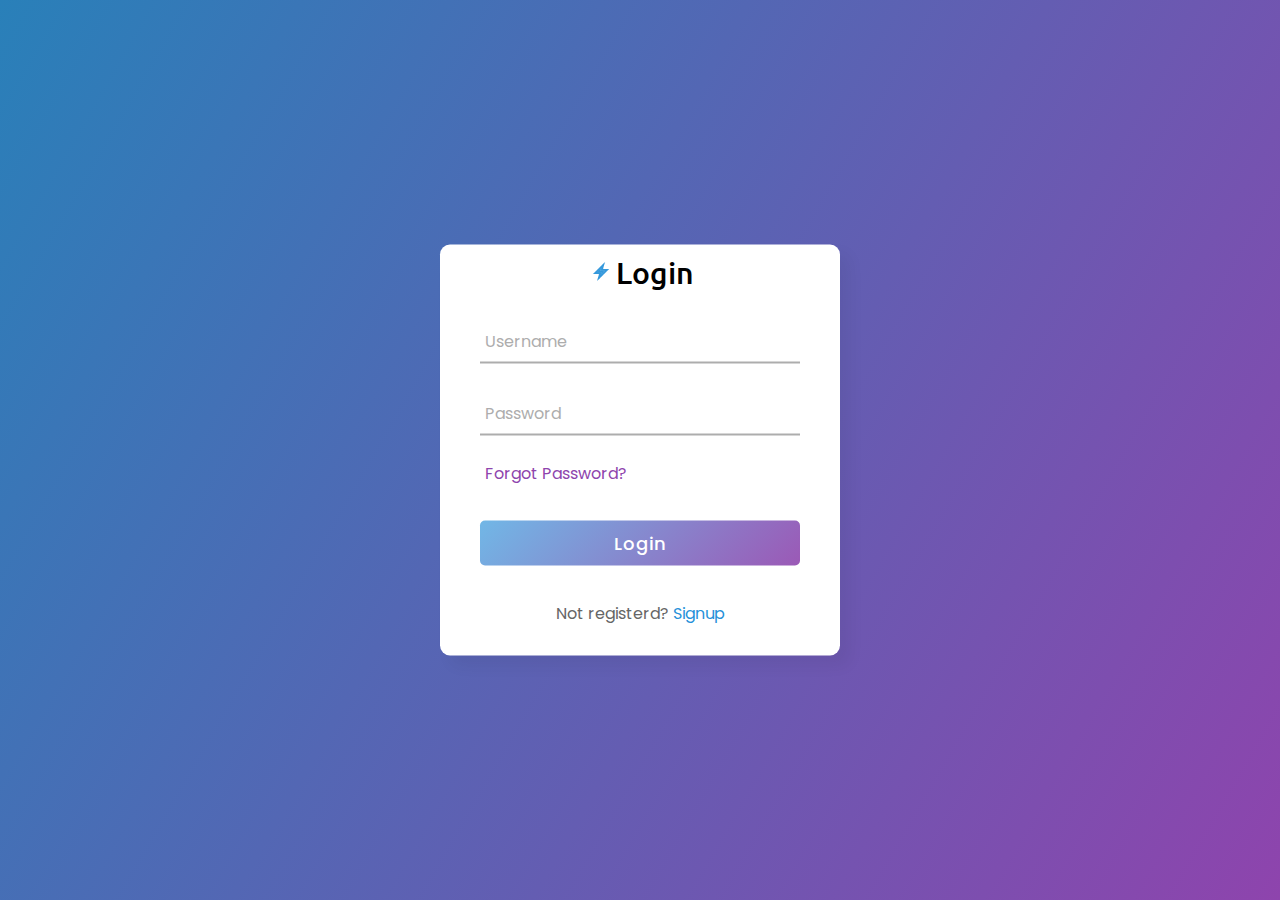
<file: index.html>
<!DOCTYPE html>
<html lang="en" dir="ltr">
  <head>
    <meta charset="utf-8">
    <meta name="viewport" content="width=device-width, initial-scale=1.0">
    <title>Login Form</title>
    <link rel="preconnect" href="https://fonts.googleapis.com"><link rel="preconnect" href="https://fonts.gstatic.com" crossorigin><link href="https://fonts.googleapis.com/css2?family=Ubuntu:ital,wght@0,300;0,400;0,500;0,700;1,700&display=swap" rel="stylesheet">
    <link rel="preconnect" href="https://fonts.googleapis.com"><link rel="preconnect" href="https://fonts.gstatic.com" crossorigin><link href="https://fonts.googleapis.com/css2?family=Ubuntu:ital,wght@0,300;0,400;0,500;0,700;1,700&display=swap" rel="stylesheet">
    <link rel="stylesheet" href="styles/style.css">
    <link rel="shorcut icon" type="image/png" href="images/favicon.png">
  </head>
  <body>
    <div class="container">
      <h1><img src="images/favicon.png" alt="" width="30" height="24" class="d-inline-block align-text-top">Login</h1>
      <form action="home.html">
        <div class="txt_field">
          <input type="text" required>
          <label>Username</label>
        </div>
        <div class="txt_field">
          <input type="password" required>
          <label>Password</label>
        </div>
        <div class="pass"><a class="pass_link" href="fpass.html" style="text-decoration: none">Forgot Password?</a></div>
        <div class="button">
          <input type="submit" value="Login"><a href="home.html"></a>
        </div>
        <div class="signup_link">
          Not registerd? <a href="reg.html">Signup</a>
        </div>
      </form>
    </div>

  </body>
</html>
</file>
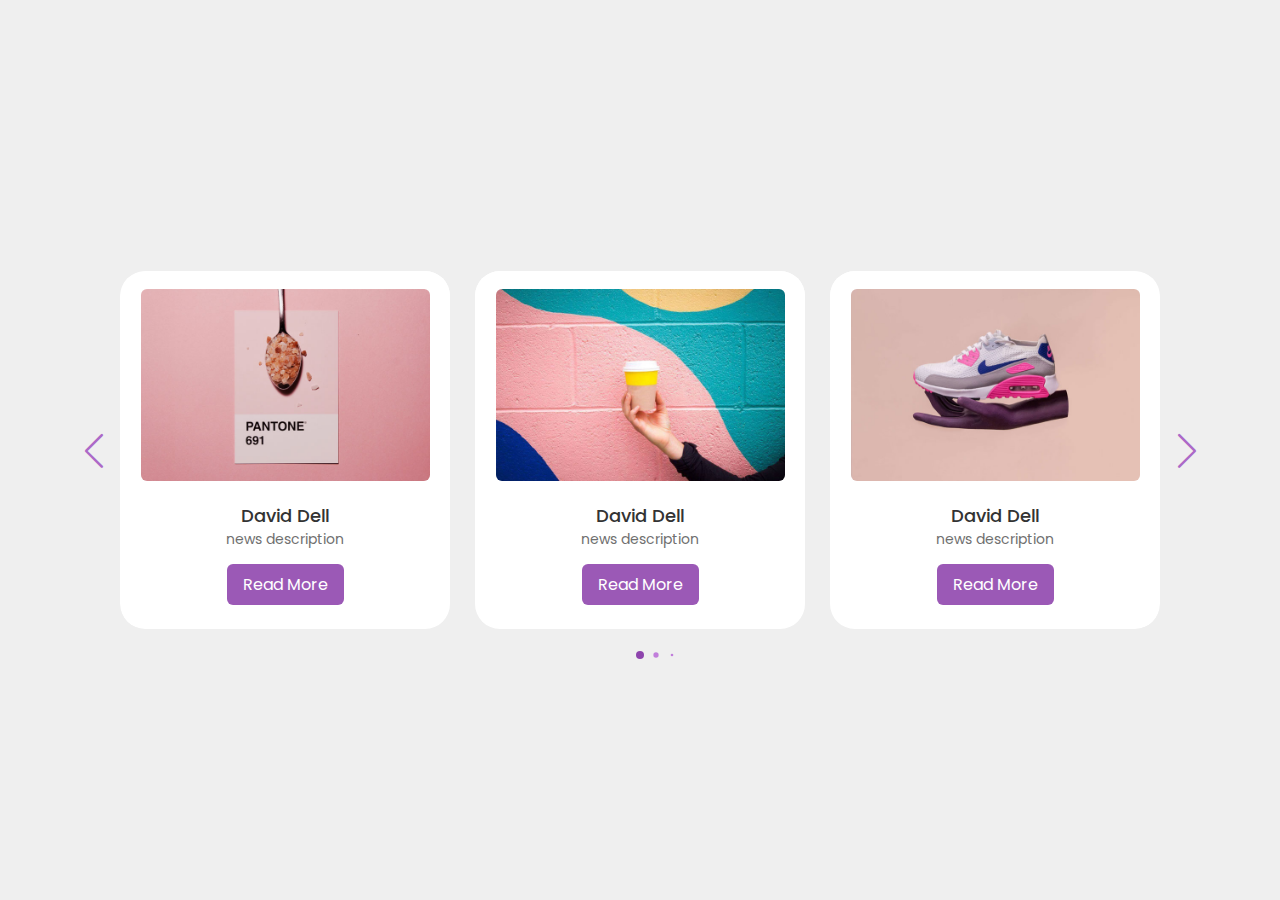
<file: cardslide.html>
<!DOCTYPE html>
    <html lang="en">
    <head>
        <meta charset="UTF-8">
        <meta http-equiv="X-UA-Compatible" content="IE=edge">
        <meta name="viewport" content="width=device-width, initial-scale=1.0">
        <title>Responsive Card Slider</title>

        <!-- Swiper CSS -->
        <link rel="stylesheet" href="/styles/swiper-bundle.min.css">

        <!-- CSS -->
        <link rel="stylesheet" href="/styles/cardslide.css">
                                        
    </head>
    <body>
        <div class="slide-container swiper">
            <div class="slide-content">
                <div class="card-wrapper swiper-wrapper">
                    <div class="card swiper-slide">
                        <div class="image-content">
                            <span class="overlay"></span>

                            <div class="card-image">
                                <img src="blog-1.jpeg" alt="" class="card-img">
                            </div>
                        </div>

                        <div class="card-content">
                            <h2 class="name">David Dell</h2>
                            <p class="description">news description</p>

                            <button class="button">Read More</button>
                        </div>
                    </div>
                    <div class="card swiper-slide">
                        <div class="image-content">
                            <span class="overlay"></span>

                            <div class="card-image">
                                <img src="blog-2.jpeg" alt="" class="card-img">
                            </div>
                        </div>

                        <div class="card-content">
                            <h2 class="name">David Dell</h2>
                            <p class="description">news description</p>

                            <button class="button">Read More</button>
                        </div>
                    </div>
                    <div class="card swiper-slide">
                        <div class="image-content">
                            <span class="overlay"></span>

                            <div class="card-image">
                                <img src="blog-3.jpeg" alt="" class="card-img">
                            </div>
                        </div>

                        <div class="card-content">
                            <h2 class="name">David Dell</h2>
                            <p class="description">news description</p>

                            <button class="button">Read More</button>
                        </div>
                    </div>
                    <div class="card swiper-slide">
                        <div class="image-content">
                            <span class="overlay"></span>

                            <div class="card-image">
                                <img src="blog-1.jpeg" alt="" class="card-img">
                            </div>
                        </div>

                        <div class="card-content">
                            <h2 class="name">David Dell</h2>
                            <p class="description">news description</p>

                            <button class="button">Read More</button>
                        </div>
                    </div>
                    <div class="card swiper-slide">
                        <div class="image-content">
                            <span class="overlay"></span>

                            <div class="card-image">
                                <img src="blog-2.jpeg" alt="" class="card-img">
                            </div>
                        </div>

                        <div class="card-content">
                            <h2 class="name">David Dell</h2>
                            <p class="description">news description</p>

                            <button class="button">Read More</button>
                        </div>
                    </div>
                    <div class="card swiper-slide">
                        <div class="image-content">
                            <span class="overlay"></span>

                            <div class="card-image">
                                <img src="blog-3.jpeg" alt="" class="card-img">
                            </div>
                        </div>

                        <div class="card-content">
                            <h2 class="name">David Dell</h2>
                            <p class="description">news description</p>

                            <button class="button">Read More</button>
                        </div>
                    </div>
                    <div class="card swiper-slide">
                        <div class="image-content">
                            <span class="overlay"></span>

                            <div class="card-image">
                                <img src="blog-1.jpeg" alt="" class="card-img">
                            </div>
                        </div>

                        <div class="card-content">
                            <h2 class="name">David Dell</h2>
                            <p class="description">news description</p>

                            <button class="button">Read More</button>
                        </div>
                    </div>
                    <div class="card swiper-slide">
                        <div class="image-content">
                            <span class="overlay"></span>

                            <div class="card-image">
                                <img src="blog-2.jpeg" alt="" class="card-img">
                            </div>
                        </div>

                        <div class="card-content">
                            <h2 class="name">David Dell</h2>
                            <p class="description">news description</p>

                            <button class="button">Read More</button>
                        </div>
                    </div>
                    <div class="card swiper-slide">
                        <div class="image-content">
                            <span class="overlay"></span>

                            <div class="card-image">
                                <img src="blog-3.jpeg" alt="" class="card-img">
                            </div>
                        </div>

                        <div class="card-content">
                            <h2 class="name">David Dell</h2>
                            <p class="description">news description</p>

                            <button class="button">Read More</button>
                        </div>
                    </div>
                </div>
            </div>

            <div class="swiper-button-next swiper-navBtn"></div>
            <div class="swiper-button-prev swiper-navBtn"></div>
            <div class="swiper-pagination"></div>
        </div>
        
    </body>

    <!-- Swiper JS -->
    <script src="/scripts/swiper-bundle.min.js"></script>

    <!-- JavaScript -->
    <script src="/scripts/cardslide.js"></script>
</html>
</file>
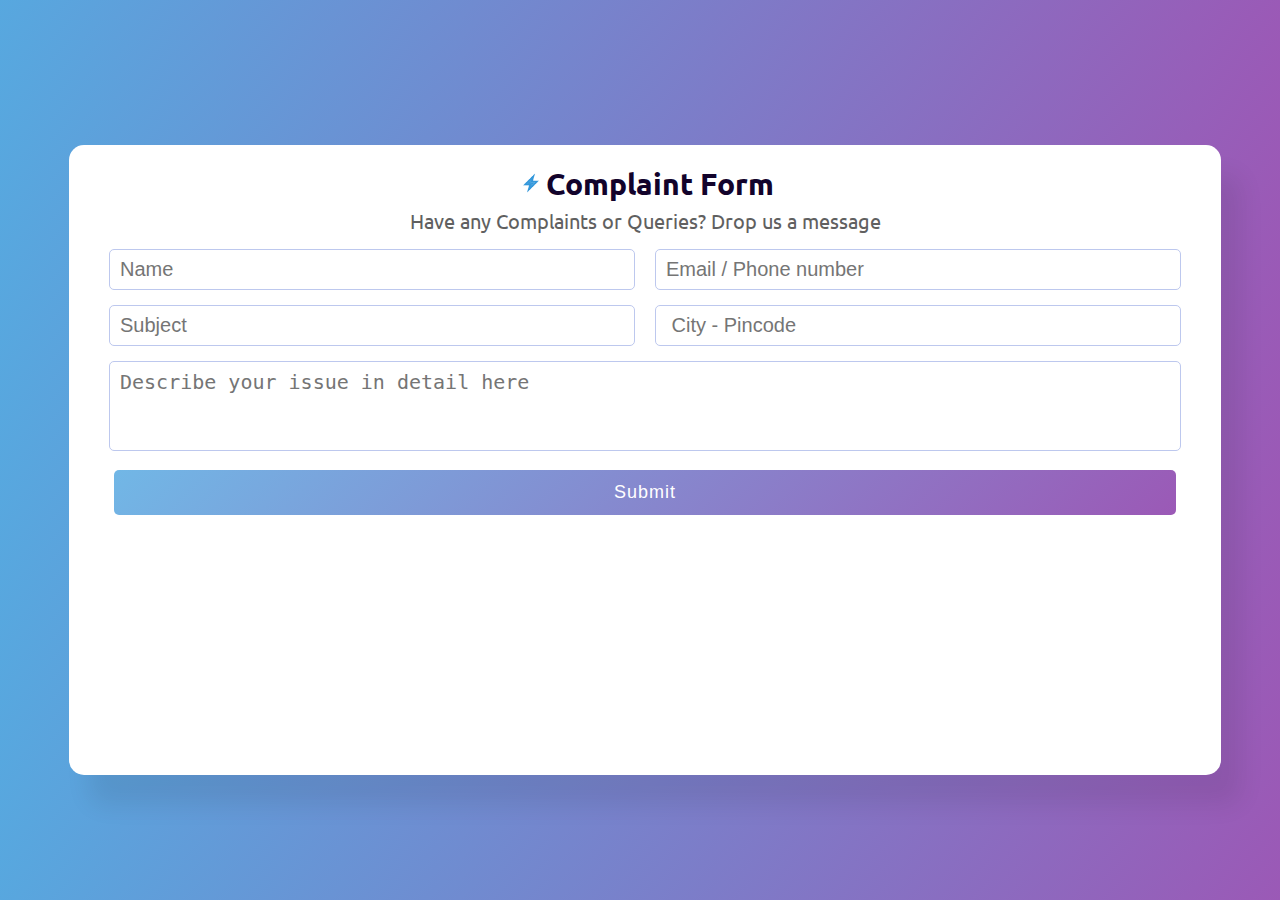
<file: complaint.html>
<!DOCTYPE html>
<html lang="en">
<head>
    <meta name="viewport" content="width=device-width, initial-scale=1.0">
    <title>Complaints</title>
    <!--Google Font-->
    <link rel="preconnect" href="https://fonts.googleapis.com">
    <link rel="preconnect" href="https://fonts.gstatic.com" crossorigin><link href="https://fonts.googleapis.com/css2?family=Ubuntu:wght@300;400;500;700&display=swap" rel="stylesheet">
    <!--Stylesheet-->
    <link rel="stylesheet" href="styles/complaint.css">
    <link rel="icon" href="/images/favicon.png">
</head>
<body>
    <div class="container">
        <h1><img src="images/favicon.png" alt="" width="30" height="24" class="d-inline-block align-text-top">Complaint Form</h1>
        <p>Have any Complaints or Queries? Drop us a message</p>
        <form action="home.html">
            <div class="row">
                <div class="column">
                    <input type="text" id="name" placeholder="Name">
                </div>
                <div class="column">
                    <input type="email" id="email" placeholder="Email / Phone number">
                </div>
            </div>
            <div class="row">
                <div class="column">
                    <input type="text" id="subject" placeholder="Subject">
                </div>
                <div class="column">
                    <input type="text" id="contact" placeholder=" City - Pincode">
                </div>
            </div>
            <div class="row">
                <div class="column">
                    <textarea id="issue" placeholder="Describe your issue in detail here" rows="3"></textarea>
                </div>
            </div>
            <div class="button">
                <input type="submit" value="Submit">
            </div>
        </form>
    </div>
</body>
</html>
</file>
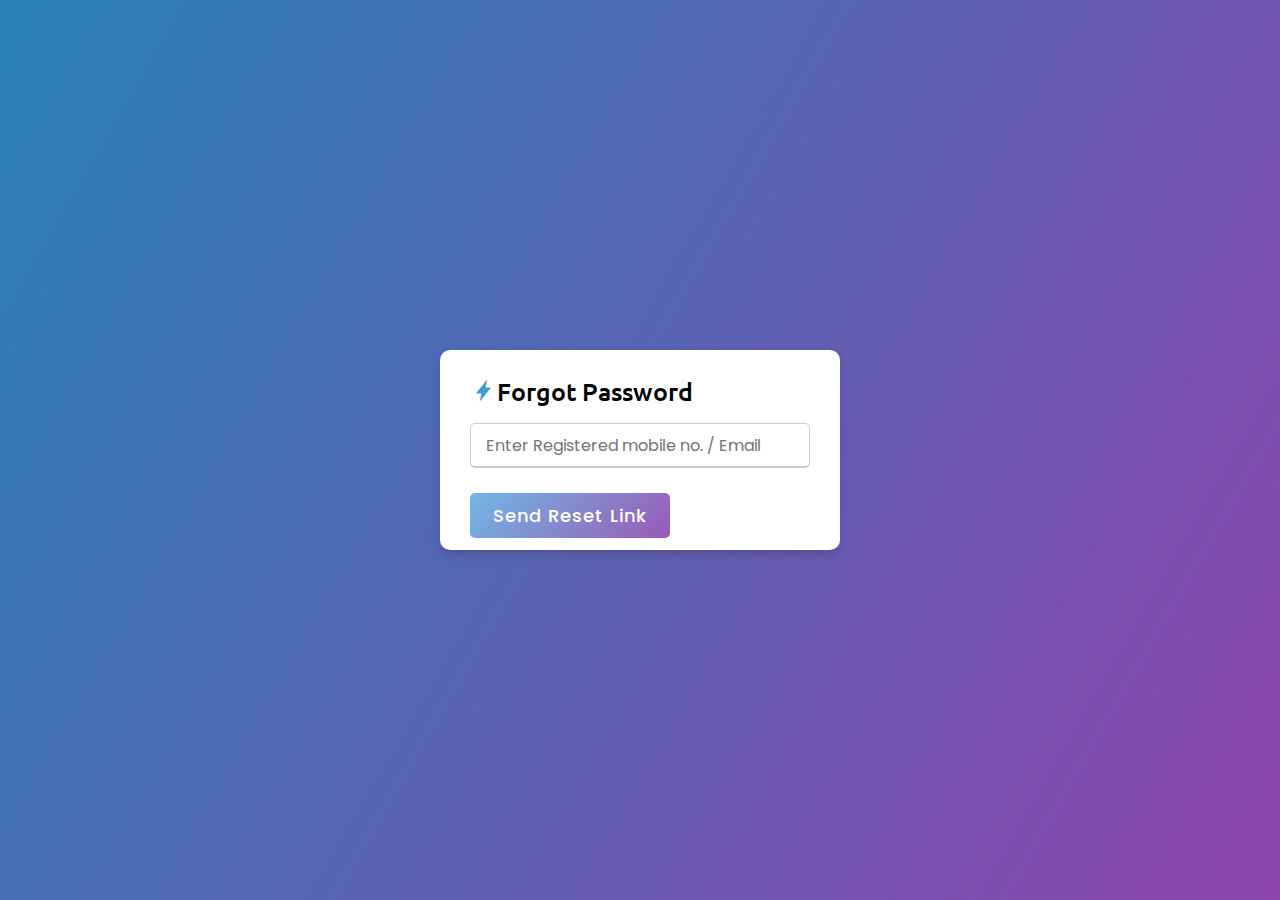
<file: fpass.html>
<!DOCTYPE html>

<html lang="en" dir="ltr">
  <head>
    <meta charset="UTF-8">
    <!---<title> Responsive Registration Form</title>--->
    <link rel="stylesheet" href="styles/fpass.css">
    <link rel="preconnect" href="https://fonts.googleapis.com"><link rel="preconnect" href="https://fonts.gstatic.com" crossorigin><link href="https://fonts.googleapis.com/css2?family=Ubuntu:ital,wght@0,300;0,400;0,500;0,700;1,700&display=swap" rel="stylesheet">  
    <link rel="preconnect" href="https://fonts.googleapis.com"><link rel="preconnect" href="https://fonts.gstatic.com" crossorigin><link href="https://fonts.googleapis.com/css2?family=Ubuntu:ital,wght@0,300;0,400;0,500;0,700;1,700&display=swap" rel="stylesheet">
     <meta name="viewport" content="width=device-width, initial-scale=1.0">
     <link rel="shorcut icon" type="image/png" href="images/favicon.png">
     <title>Forgot Password</title>
   </head>
<body>
  <div class="container">
    <div class="title"><img src="images/favicon55x55.png">Forgot Password</div>
    <div class="content">
      <form action="index.html" method="post" action="mailto:crce.9603.ce@gmail.com" enctype="text/plain">
        <div class="user-details">
          <div class="input-box">
            <span class="details"></span>
            <input type="text" placeholder="Enter Registered mobile no. / Email" required>
          </div>
        <div class="button">
          <a href="home.html"><input type="submit" value="Send Reset Link"></a>
        </div>
      </form>
    </div>
  </div>

</body>
</html>
</file>
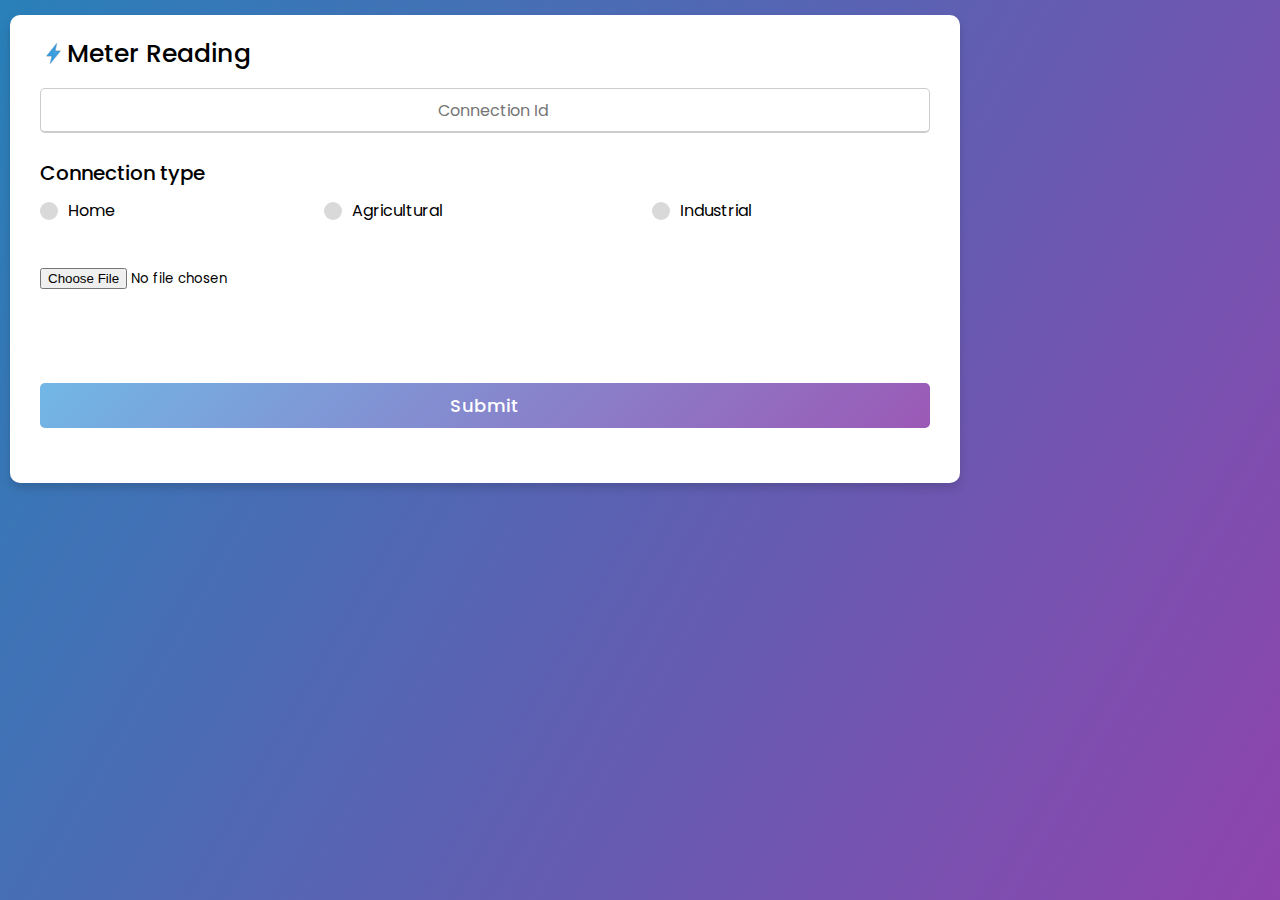
<file: meter.html>
<!DOCTYPE html>

<html lang="en" dir="ltr">
  <head>
    <meta charset="UTF-8">
    <title>Meter Reading</title>
    <link rel="stylesheet" href="/styles/meter.css">
     <meta name="viewport" content="width=device-width, initial-scale=1.0">
     <link rel="shorcut icon" type="image/png" href="/images/favicon.png">
     <link rel="preconnect" href="https://fonts.googleapis.com">
     <link rel="preconnect" href="https://fonts.gstatic.com" crossorigin><link href="https://fonts.googleapis.com/css2?family=Ubuntu:ital,wght@0,300;0,400;0,500;0,700;1,700&display=swap" rel="stylesheet">
        <link href="https://cdn.jsdelivr.net/npm/bootstrap@5.2.3/dist/css/bootstrap.min.css" rel="stylesheet" integrity="sha384-rbsA2VBKQhggwzxH7pPCaAqO46MgnOM80zW1RWuH61DGLwZJEdK2Kadq2F9CUG65" crossorigin="anonymous">
        <script src="https://cdn.jsdelivr.net/npm/bootstrap@5.2.3/dist/js/bootstrap.bundle.min.js" integrity="sha384-kenU1KFdBIe4zVF0s0G1M5b4hcpxyD9F7jL+jjXkk+Q2h455rYXK/7HAuoJl+0I4" crossorigin="anonymous"></script>
   </head>
<body>
  <div class="container">
    <div class="title"><img src="/images/favicon55x55.png">Meter Reading</div>
    <div class="content">
      <form action="index.html" method="post">
        <div class="user-details">
          <div class="input-box1">
            <span class="details"></span>
            <input type="text" placeholder="Connection Id" style="text-align: center;" required>
          </div>
        </div>
        <div class="container-fluid">
          <div class="row">
              <div class="connectiontype col-md-6">
                <input type="radio" name="connectiontype" id="dot-4">
                <input type="radio" name="connectiontype" id="dot-5">
                <input type="radio" name="connectiontype" id="dot-6">
                <span class="connection-category">Connection type</span>
                <div class="category">
                  <label for="dot-4">
                  <span class="dot four"></span>
                  <span class="connectiontype">Home</span>
                </label>
                <label for="dot-5">
                  <span class="dot five"></span>
                  <span class="connectiontype">Agricultural</span>
                </label>
                <label for="dot-6">
                  <span class="dot six"></span>
                  <span class="connectiontype">Industrial</span>
                  </label>
                </div>
                    <input type="file" value="" class="button" style="align-items: center;">
              </div>
          </div>
        </div>
        <div class="button">
          <input type="submit" value="Submit">
        </div>
      </form>
    </div>
  </div>

</body>
</html>
</file>
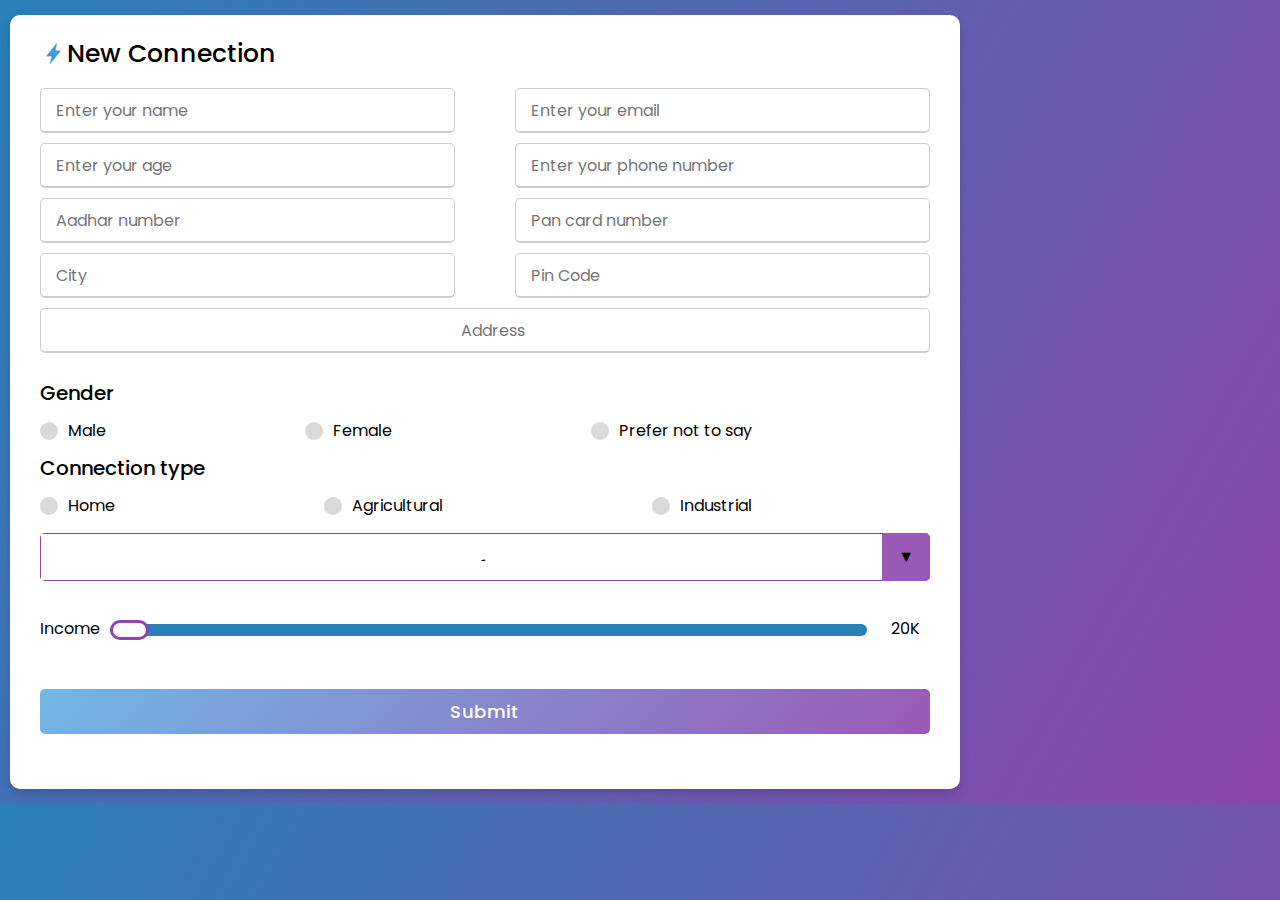
<file: New-Connection.html>
<!DOCTYPE html>

<html lang="en" dir="ltr">
  <head>
    <meta charset="UTF-8">
    <title>New-Connection</title>
    <link rel="stylesheet" href="/styles/New-Connection.css">
     <meta name="viewport" content="width=device-width, initial-scale=1.0">
     <link rel="shorcut icon" type="image/png" href="favicon.png">
     <link rel="preconnect" href="https://fonts.googleapis.com">
     <link rel="preconnect" href="https://fonts.gstatic.com" crossorigin><link href="https://fonts.googleapis.com/css2?family=Ubuntu:ital,wght@0,300;0,400;0,500;0,700;1,700&display=swap" rel="stylesheet">
        <link href="https://cdn.jsdelivr.net/npm/bootstrap@5.2.3/dist/css/bootstrap.min.css" rel="stylesheet" integrity="sha384-rbsA2VBKQhggwzxH7pPCaAqO46MgnOM80zW1RWuH61DGLwZJEdK2Kadq2F9CUG65" crossorigin="anonymous">
        <script src="https://cdn.jsdelivr.net/npm/bootstrap@5.2.3/dist/js/bootstrap.bundle.min.js" integrity="sha384-kenU1KFdBIe4zVF0s0G1M5b4hcpxyD9F7jL+jjXkk+Q2h455rYXK/7HAuoJl+0I4" crossorigin="anonymous"></script>
   </head>
<body>
  <div class="container">
    <div class="title"><img src="/images/favicon55x55.png">New Connection</div>
    <div class="content">
      <form action="index.html" method="post">
        <div class="user-details">
          <div class="input-box">
            <span class="details"></span>
            <input type="text" placeholder="Enter your name" required>
          </div>
          <div class="input-box">
            <span class="details"></span>
            <input type="text" placeholder="Enter your email" required>
          </div>
          <div class="input-box">
            <span class="details"></span>
            <input type="text" placeholder="Enter your age" required>
          </div>
          <div class="input-box">
            <span class="details"></span>
            <input type="text" placeholder="Enter your phone number" required>
          </div>
          <div class="input-box">
            <span class="details"></span>
            <input type="text" placeholder="Aadhar number" required>
          </div>
          <div class="input-box">
            <span class="details"></span>
            <input type="text" placeholder="Pan card number" required>
          </div>
          <div class="input-box">
            <span class="details"></span>
            <input type="text" placeholder="City" required>
          </div>
          <div class="input-box">
            <span class="details"></span>
            <input type="text" placeholder="Pin Code" required>
          </div>
          <div class="input-box1">
            <span class="details"></span>
            <input type="text" placeholder="Address" style="text-align: center;" required>
          </div>
        </div>
        <div class="container-fluid">
          <div class="row">
              <div class="gender-details col-md-6">
                <input type="radio" name="gender" id="dot-1">
                <input type="radio" name="gender" id="dot-2">
                <input type="radio" name="gender" id="dot-3">
                <span class="gender-title">Gender</span>
                <div class="category">
                  <label for="dot-1">
                  <span class="dot one"></span>
                  <span class="gender">Male</span>
                </label>
                <label for="dot-2">
                  <span class="dot two"></span>
                  <span class="gender">Female</span>
                </label>
                <label for="dot-3">
                  <span class="dot three"></span>
                  <span class="gender">Prefer not to say</span>
                  </label>
                </div>
              </div>
              <div class="connectiontype col-md-6">
                <input type="radio" name="connectiontype" id="dot-4">
                <input type="radio" name="connectiontype" id="dot-5">
                <input type="radio" name="connectiontype" id="dot-6">
                <span class="connection-category">Connection type</span>
                <div class="category">
                  <label for="dot-4">
                  <span class="dot four"></span>
                  <span class="connectiontype">Home</span>
                </label>
                <label for="dot-5">
                  <span class="dot five"></span>
                  <span class="connectiontype">Agricultural</span>
                </label>
                <label for="dot-6">
                  <span class="dot six"></span>
                  <span class="connectiontype">Industrial</span>
                  </label>
                </div>
              </div>
          </div>
        </div>
        <!-- Source of Income and Income -->
        <div class="horizontal-group">
          <div class="select">
            <select name="format" id="format">
               <option selected disabled >Source of Income</option>
               <option value="Employed">Employed</option>
               <option value="Self-Employed">Self-Employed</option>
               <option value="Unemployed">Unemployed</option>
            </select>
         </div>
          <div class="slider">
            <span class="label-title">Income</span>
            <input type="range" min="20" max="100" step="5"  value="0" id="experience" class="form-input" onChange="change();" style="height:28px;width:85%;padding:0px;">
            <span id="range-label">20K</span>
          </div>
        </div>
        <!-- Script for range input label -->
  <script>
    var rangeLabel = document.getElementById("range-label");
    var experience = document.getElementById("experience");
  
    function change() {
    rangeLabel.innerText = experience.value + "K";
    }
  </script>
        <div class="button">
          <input type="submit" value="Submit">
        </div>
      </form>
    </div>
  </div>

</body>
</html>
</file>
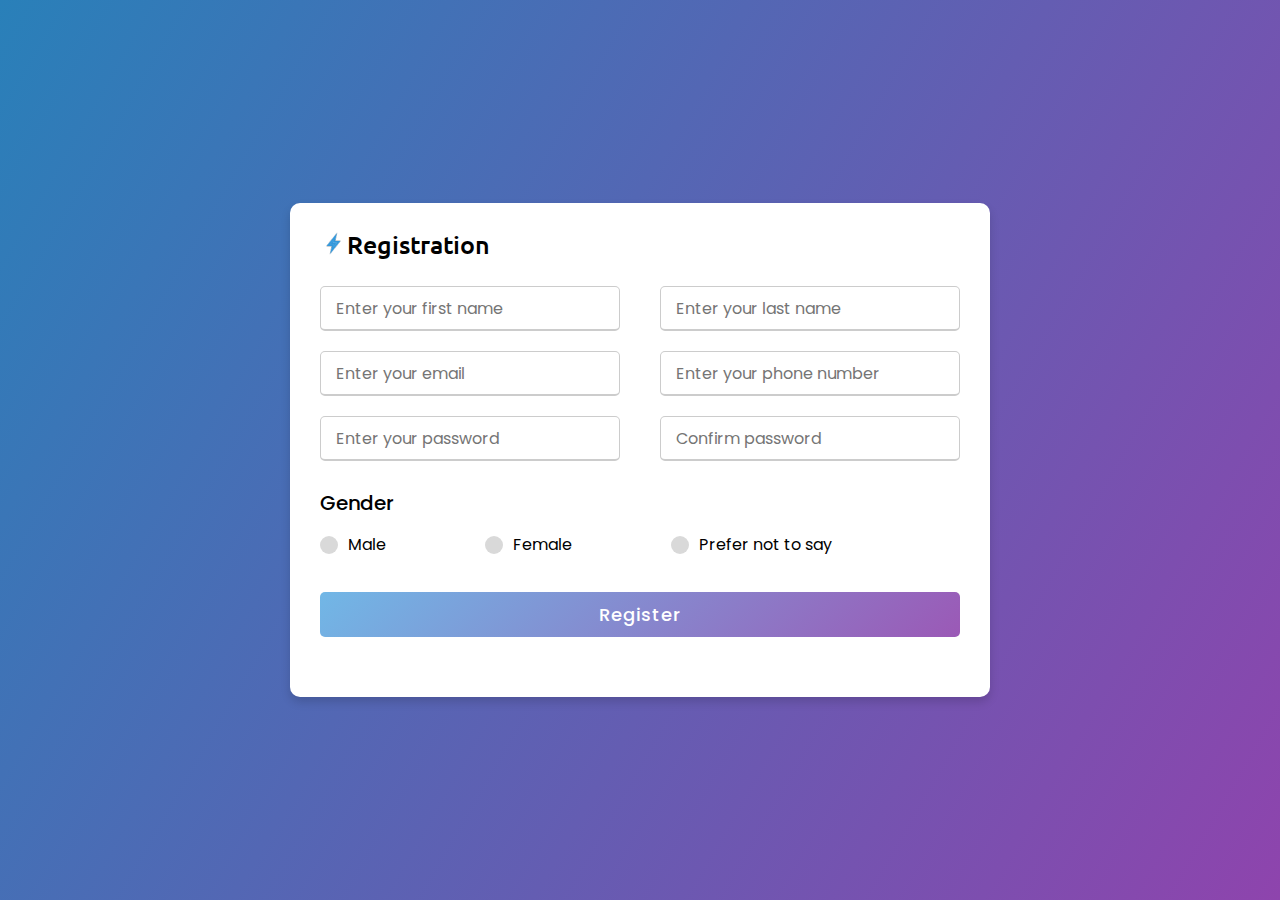
<file: reg.html>
<!DOCTYPE html>

<html lang="en" dir="ltr">
  <head>
    <meta charset="UTF-8">
    <!---<title> Responsive Registration Form</title>--->
    <link rel="stylesheet" href="styles/reg.css">
     <meta name="viewport" content="width=device-width, initial-scale=1.0">
     <link rel="preconnect" href="https://fonts.googleapis.com"><link rel="preconnect" href="https://fonts.gstatic.com" crossorigin><link href="https://fonts.googleapis.com/css2?family=Ubuntu:ital,wght@0,300;0,400;0,500;0,700;1,700&display=swap" rel="stylesheet">
     <link rel="shorcut icon" type="image/png" href="images/favicon.png">
   </head>
<body>
  <div class="container">
    <div class="title"><img src="images/favicon55x55.png">Registration</div>
    <div class="content">
      <form action="index.html" method="post">
        <div class="user-details">
          <div class="input-box">
            <span class="details"></span>
            <input type="text" placeholder="Enter your first name" required>
          </div>
          <div class="input-box">
            <span class="details"></span>
            <input type="text" placeholder="Enter your last name" required>
          </div>
          <div class="input-box">
            <span class="details"></span>
            <input type="text" placeholder="Enter your email" required>
          </div>
          <div class="input-box">
            <span class="details"></span>
            <input type="text" placeholder="Enter your phone number" required>
          </div>
          <div class="input-box">
            <span class="details"></span>
            <input type="password" placeholder="Enter your password" required>
          </div>
          <div class="input-box">
            <span class="details"></span>
            <input type="password" placeholder="Confirm password" required>
          </div>
        </div>
        <div class="gender-details">
          <input type="radio" name="gender" id="dot-1">
          <input type="radio" name="gender" id="dot-2">
          <input type="radio" name="gender" id="dot-3">
          <span class="gender-title">Gender</span>
          <div class="category">
            <label for="dot-1">
            <span class="dot one"></span>
            <span class="gender">Male</span>
          </label>
          <label for="dot-2">
            <span class="dot two"></span>
            <span class="gender">Female</span>
          </label>
          <label for="dot-3">
            <span class="dot three"></span>
            <span class="gender">Prefer not to say</span>
            </label>
          </div>
        </div>
        <div class="button">
          <a href="home.html"><input type="submit" value="Register"></a>
        </div>
      </form>
    </div>
  </div>

</body>
</html>
</file>
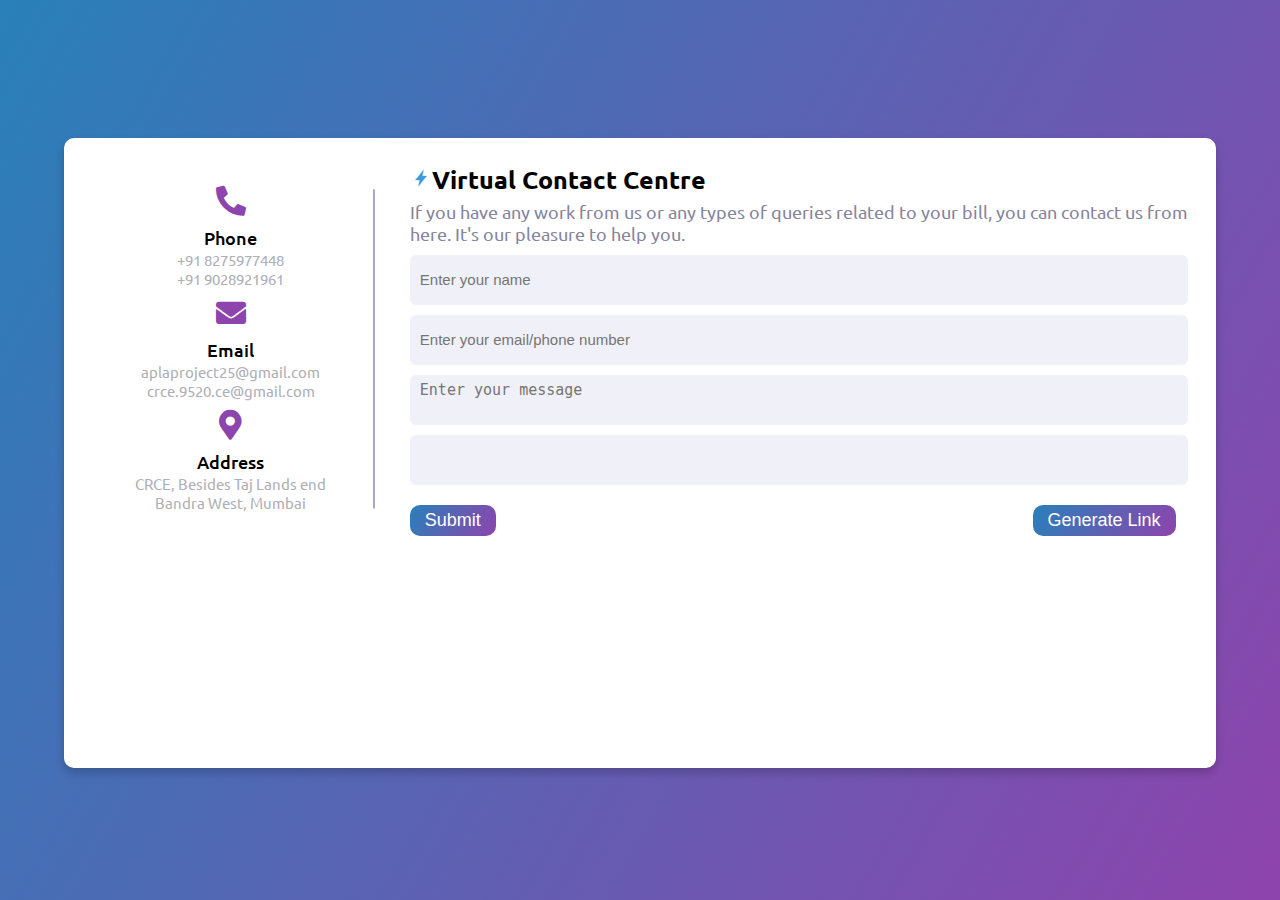
<file: vcc.html>
<!DOCTYPE html>
<html lang="en" dir="ltr">
  <head>
    <meta charset="UTF-8">
    <title>Virtual Contact Centre</title>
    <link rel="preconnect" href="https://fonts.googleapis.com"><link rel="preconnect" href="https://fonts.gstatic.com" crossorigin><link href="https://fonts.googleapis.com/css2?family=Ubuntu:ital,wght@0,300;0,400;0,500;0,700;1,700&display=swap" rel="stylesheet">
    <link rel="preconnect" href="https://fonts.googleapis.com"><link rel="preconnect" href="https://fonts.gstatic.com" crossorigin><link href="https://fonts.googleapis.com/css2?family=Ubuntu:ital,wght@0,300;0,400;0,500;0,700;1,700&display=swap" rel="stylesheet">
    <link rel="stylesheet" href="/styles/vcc.css">
    <link rel="stylesheet" href="https://cdnjs.cloudflare.com/ajax/libs/font-awesome/5.15.2/css/all.min.css"/>
     <meta name="viewport" content="width=device-width, initial-scale=1.0">
     <link rel="shorcut icon" type="image/png" href="/images/favicon.png">
   </head>
<body>
  
  <div class="container">
            <div class="content">
              <div class="left-side">
                <div class="phone details">
                  <i class="fas fa-phone-alt"></i>
                  <div class="topic">Phone</div>
                  <div class="text-one">+91 8275977448</div>
                  <div class="text-two">+91 9028921961</div>
                </div>
                <div class="email details">
                  <i class="fas fa-envelope"></i>
                  <div class="topic">Email</div>
                  <div class="text-one">aplaproject25@gmail.com</div>
                  <div class="text-two">crce.9520.ce@gmail.com</div>
                </div>
                <div class="address details">
                  <a href="https://www.google.com/maps/place/Fr.+Conceicao+Rodrigues+College+of+Engineering/@19.044333,72.8203705,15z/data=!4m2!3m1!1s0x0:0x111b63353dbbce01?sa=X&ved=2ahUKEwjaq7y1jY_8AhV55HMBHdkaD2IQ_BJ6BAhYEAg"><i class="fas fa-map-marker-alt"></i></a>
                    <div class="topic">Address</div>
                    <div class="text-one">CRCE, Besides Taj Lands end</div>
                    <div class="text-two">Bandra West, Mumbai</div>
                  </div>
              </div>
              <div class="right-side">
                <form action="home.html" name="details">
                <div class="topic"><img src="/images/favicon.png" alt="" width="22" height="22" class="d-inline-block align-text-top">Virtual Contact Centre</div>
                <p class="topic-text">If you have any work from us or any types of queries related to your bill, you can contact us from here. It's our pleasure to help you.</p>
                <div class="input-box">
                  <input type="text" placeholder="Enter your name" required>
                </div>
                <div class="input-box">
                  <input type="text" placeholder="Enter your email/phone number" name="contact" required>
                </div>
                <div class="input-box message-box">
                  <textarea placeholder="Enter your message" required></textarea>
                </div>
                <div class="input-box">
                  <input type="text" name="link" id="link" disabled>
                  <button type="button" id="mybtn">Generate Link</button>
                </div>
                <div class="button">
                  <input type="submit" value="Submit" >
                </div>
              </form>
            </div>
            </div>
          </div>
        <script src="/scripts/vcc.js"></script>
</body>
</html>
</file>
<file: styles/style.css>
@import url('https://fonts.googleapis.com/css2?family=Noto+Sans:wght@700&family=Poppins:wght@400;500;600&display=swap');
*{
  margin: 0;
  padding: 0;
  box-sizing: border-box;
  font-family: "Poppins", sans-serif;
}
body{
  margin: 0;
  padding: 0;
  background: linear-gradient(120deg,#2980b9, #8e44ad);
  height: 100vh;
  overflow: hidden;
}
.container
{
  position: absolute;
  top: 50%;
  left: 50%;
  transform: translate(-50%, -50%);
  width: 400px;
  background: white;
  border-radius: 10px;
  box-shadow: 10px 10px 15px rgba(0,0,0,0.05);
}
.container h1{
  text-align: center;
  /*border-bottom: 1px solid silver;*/
  font-size: 30px;
  font-weight: 500;
  position: relative;
  font-family: "Ubuntu";
}
.container form{
  padding: 0 40px;
  box-sizing: border-box;
}
form .txt_field{
  position: relative;
  border-bottom: 2px solid #adadad;
  margin: 30px 0;
}
.txt_field input{
  width: 100%;
  padding: 0 5px;
  height: 40px;
  font-size: 16px;
  border: none;
  background: none;
  outline: none;
}
.txt_field label{
  position: absolute;
  top: 50%;
  left: 5px;
  color: #adadad;
  transform: translateY(-50%);
  font-size: 16px;
  pointer-events: none;
  transition: .5s;
}
.txt_field span::before{
  content: '';
  position: absolute;
  top: 40px;
  left: 0;
  width: 0%;
  height: 2px;
  background: #2691d9;
  transition: .5s;
}
.txt_field input:focus ~ label,
.txt_field input:valid ~ label{
  top: -5px;
  color: #2691d9;
}
.txt_field input:focus ~ span::before,
.txt_field input:valid ~ span::before{
  width: 100%;
}
.pass{
  margin: -5px 0 20px 5px;
  text-decoration: none;
}
.pass_link
{
  color: #8e44ad;
}
.pass:hover{
  text-decoration: underline;
  color: #2691d9;
}
input[type="submit"]{
  width: 100%;
  height: 50px;
  border: 1px solid;
  background: #2691d9;
  border-radius: 25px;
  font-size: 18px;
  color: #e9f4fb;
  font-weight: 700;
  cursor: pointer;
  outline: none;
}
input[type="submit"]:hover{
  border-color: #2691d9;
  transition: .5s;
}
.signup_link{
  margin: 30px 0;
  text-align: center;
  font-size: 16px;
  color: #666666;
}
.signup_link a{
  color: #2691d9;
  text-decoration: none;
}
.signup_link a:hover{
  text-decoration: underline;
}

form .button{
  height: 45px;
  margin: 35px 0
}
form .button input{
  height: 100%;
  width: 100%;
  border-radius: 5px;
  border: none;
  color: #fff;
  font-size: 18px;
  font-weight: 500;
  letter-spacing: 1px;
  cursor: pointer;
  transition: all 0.3s ease;
  background: linear-gradient(135deg, #71b7e6, #9b59b6);
}
form .button input:hover{
 /* transform: scale(0.99); */
 background: linear-gradient(-135deg, #71b7e6, #9b59b6);
 }

h3
{
    text-decoration: none;
    color: white;
}
.Login
{
    text-decoration: none;
    color: white;
}

.nav-link
{
    text-decoration: none;
    color: white;
}
img
{
  margin-top: 15px;
  clear: left;
  display: inline-block;
}

@media (max-width:991px)
{
  .container
  {
    width: 90%;
  }
}
@media (max-width:767px)
{ 
  .container
  {
    width: 90%;
  }
}
</file>
<file: styles/cardslide.css>
/* Google Fonts - Poppins */
@import url('https://fonts.googleapis.com/css2?family=Poppins:wght@300;400;500;600&display=swap');

*{
  margin: 0;
  padding: 0;
  box-sizing: border-box;
  font-family: 'Poppins', sans-serif;
}
body{
  min-height: 100vh;
  display: flex;
  align-items: center;
  justify-content: center;
  background-color: #EFEFEF;
}
.slide-container{
  max-width: 1120px;
  width: 100%;
  padding: 40px 0;
}
.slide-content{
  margin: 0 40px;
  overflow: hidden;
  border-radius: 25px;
}
.card{
  border-radius: 25px;
  background-color: #FFF; 
}
.image-content,
.card-content{
  display: flex;
  flex-direction: column;
  align-items: center;
  padding: 10px 14px;
}
.image-content{
  position: relative;
  row-gap: 5px;
  padding: 0;
}
.overlay{
  position: absolute;
  left: 0;
  top: 0;
  height: 100%;
  width: 100%;
  background-color: #FFF;
  border-radius: 25px 25px 0 25px;
}
.overlay::before,
.overlay::after{
  content: '';
  position: absolute;
  right: 0;
  bottom: -40px;
  height: 40px;
  width: 40px;
  /* background-color: #4070F4; */
  background-color: #FFF;
}
.overlay::after{
  border-radius: 0 25px 0 0;
  background-color: #FFF;
}
.card-image{
  position: relative;
  /* height: 150px;
  width: 150px; */
  height: 90%;
  width: 90%;
  /* border-radius: 50%; */
  border-radius: 12px;
  background: #FFF;
  /* background:#4070F4; */
  /* padding: 3px; */
  padding-top: 14px;
}
.card-image .card-img{
  height: 100%;
  width: 100%;
  object-fit: cover;
  border-radius: 10px;
  /* border-radius: 50%; */
  /* border: 4px solid #4070F4; */
  border: 4px solid #FFF;
}
.name{
  font-size: 18px;
  font-weight: 500;
  color: #333;
}
.description{
  font-size: 14px;
  color: #707070;
  text-align: center;
}
.button{
  border: none;
  font-size: 16px;
  color: #FFF;
  padding: 8px 16px;
  background-color:#9b59b6 ;
  border-radius: 6px;
  margin: 14px;
  cursor: pointer;
  transition: all 0.3s ease;
}
.button:hover{
  background: #8e44ad;
}

.swiper-navBtn{
  color: #ac69c7;
  transition: color 0.3s ease;
}
.swiper-navBtn:hover{
  color: #9b59b6;
}
.swiper-navBtn::before,
.swiper-navBtn::after{
  font-size: 35px;
}
.swiper-button-next{
  right: 0;
}
.swiper-button-prev{
  left: 0;
}
.swiper-pagination-bullet{
  background-color: #c17edb;
  opacity: 1;
}
.swiper-pagination-bullet-active{
  background-color: #8e44ad;
}

@media screen and (max-width: 768px) {
  .slide-content{
    margin: 0 10px;
  }
  .swiper-navBtn{
    display: none;
  }
}
</file>
<file: styles/complaint.css>
*,
*:before,
*:after{
    padding: 0;
    margin: 0;
    box-sizing: border-box;
    
}
body
{
    height: 100%;
    justify-content: center;
    align-items: center;
    padding: 10px;
    background: linear-gradient(135deg, #57a8df, #9b59b6);
    display: flexbox;
    font-family: "Ubuntu";
    font-weight: 500;
}
.container
{
    margin: 10px;
    background-color: #ffffff;
    width: 70%;
    height: 100%;
    min-width: 420px;
    padding: 20px 40px;
    transform: translate(-50%,-50%);
    position: absolute;
    left: 50%;
    top: 50%;
    border-radius: 15px;
    box-shadow: 20px 30px 25px rgba(0,0,0,0.08);
}
h1{
    font-size: 30px;
    text-align: center;
    color: #12032b;
}
p{
    position: relative;
    margin-top: 5px;
    width: 100%;
    text-align: center;
    color: #606060;
    font-size: 20px;
    font-weight: 400;
}
form{
    width: 100%;
    position: relative;
    margin: 20px auto 0 auto;
}
.row{
    width: 100%;
    display: grid;
    grid-template-columns: repeat(auto-fit, minmax(300px,1fr));
    grid-gap: 10px 20px;
    margin-bottom: 20px;
}
label{
    color: #1c093c;
    font-size: 15px;
    font-weight: 500;
}
textarea,
input{
    width: 100%;
    font-size: 20px;
    font-weight: 400;
    padding: 8px 10px;
    border-radius: 5px;
    border: 1px solid #bdc8ee;
    margin-top: 5px;
}
textarea{
    resize: none;
}
textarea:focus,
input:focus{
    outline: none;
    border-color: #9b59b6;
}
form .button{
    height: 45px;
    margin: 25px 0;
  }
  form .button input{
    height: 100%;
    width: 100%;
    border-radius: 5px;
    border: none;
    color: #fff;
    font-size: 18px;
    font-weight: 500;
    letter-spacing: 1px;
    cursor: pointer;
    transition: all 0.3s ease;
    background: linear-gradient(135deg, #71b7e6, #9b59b6);
  }
  form .button input:hover{
   background: linear-gradient(-135deg, #71b7e6, #9b59b6);
   }

@media (min-width:350px) {
    
    .container{
        height:90%;
        width: 90%;
        margin:  10px 5px 10px;
    }
    form{
        margin-top: 10px;
    }
    form .button{
        margin: 5px 5px;
    }
    .row{
        margin-bottom: 10px;
    }
}

@media (min-width:1200px) {
    .container{
        height: 70%;
        margin:  10px 5px 5px;
    }
}
</file>
<file: styles/fpass.css>
@import url('https://fonts.googleapis.com/css2?family=Poppins:wght@200;300;400;500;600;700&display=swap');
*{
  margin: 0;
  padding: 0;
  box-sizing: border-box;
  font-family: 'Poppins',sans-serif;
}
body{
  height: 100vh;
  display: flex;
  justify-content: center;
  align-items: center;
  padding: 10px;
  background: linear-gradient(120deg,#2980b9, #8e44ad);
}
.container{
  max-width: 400px;
  width: 100%;
  height: 200px;
  background-color: #fff;
  padding: 25px 30px;
  border-radius: 10px;
  box-shadow: 0 5px 10px rgba(0,0,0,0.15);
}
.container .title{
  font-size: 25px;
  font-weight: 500;
  position: relative;
  font-family: Ubuntu;
}
.container .title::before{
  content: "";
  position: absolute;
  left: 0;
  bottom: 0;
  height: 3px;
  width: 100px;
  border-radius: 5px;
  /*background: linear-gradient(135deg, #71b7e6, #9b59b6);*/
}
.content form .user-details{
  display: flex;
  flex-wrap: wrap;
  justify-content: space-between;
  margin: 10px 0 10px 0;
}
form .user-details .input-box{
  margin-bottom: 10px;
  /*width: calc(100% / 2 - 20px);*/
  width: 400px;
}
form .input-box span.details{
  display: block;
  font-weight: 500;
  margin-bottom: 5px;
}
.user-details .input-box input{
  height: 45px;
  width: 100%;
  outline: none;
  font-size: 16px;
  border-radius: 5px;
  padding-left: 15px;
  border: 1px solid #ccc;
  border-bottom-width: 2px;
  transition: all 0.3s ease;
}
.user-details .input-box input:focus,
.user-details .input-box input:valid{
  border-color: #9b59b6;
}
 
 form .category{
   display: flex;
   width: 80%;
   margin: 14px 0 ;
   justify-content: space-between;
 }
 form .category label{
   display: flex;
   align-items: center;
   cursor: pointer;
 }
 form .category label .dot{
  height: 18px;
  width: 18px;
  border-radius: 50%;
  margin-right: 10px;
  background: #d9d9d9;
  border: 5px solid transparent;
  transition: all 0.3s ease;
}
 #dot-1:checked ~ .category label .one,
 #dot-2:checked ~ .category label .two,
 #dot-3:checked ~ .category label .three{
   background: #9b59b6;
   border-color: #d9d9d9;
 }
 form input[type="radio"]{
   display: none;
 }
 form .button
 {
  margin-top: 15px;
  height: 45px;
  width: 200px;
 }
 form .button input{
   height: 100%;
   width: 100%;
   border-radius: 5px;
   border: none;
   color: #fff;
   font-size: 18px;
   font-weight: 500;
   letter-spacing: 1px;
   cursor: pointer;
   transition: all 0.3s ease;
   background: linear-gradient(135deg, #71b7e6, #9b59b6);
 }
 form .button input:hover{
  /* transform: scale(0.99); */
  background: linear-gradient(-135deg, #71b7e6, #9b59b6);
  }
 @media(max-width: 584px){
 .container{
  max-width: 100%;
}
form .user-details .input-box{
    margin-bottom: 15px;
    width: 100%;
  }
  form .category{
    width: 100%;
  }
  .content form .user-details{
    max-height: 300px;
    overflow-y: scroll;
  }
  .user-details::-webkit-scrollbar{
    width: 5px;
  }
  }
  

img
{
  margin-top: 2px;
  float: left;
}
</file>
<file: styles/meter.css>
@import url('https://fonts.googleapis.com/css2?family=Poppins:wght@200;300;400;500;600;700&display=swap');
*{
  margin: 0;
  padding: 0;
  box-sizing: border-box;
  font-family: 'Poppins',sans-serif;
}
body
{
  height: 100%;
  justify-content: center;
  align-items: center;
  background: linear-gradient(120deg,#2980b9, #8e44ad) fixed;
}
.container
{
  margin:15px 10px;
  max-width: 950px;
  width: 90%;
  height: 100%;
  background-color: #fff;
  padding: 20px 30px;
  border-radius: 10px;
  box-shadow: 0 5px 10px rgba(0,0,0,0.15);
}
.container .title{
  font-size: 25px;
  font-weight: 500;
  position: relative;
}
.container .title::before{
  position: absolute;
  left: 0;
  bottom: 0;
  height: 3px;
  width: 30px;
  border-radius: 5px;
}
.content form .user-details{
  display: flex;
  flex-wrap: wrap;
  justify-content: space-between;
  margin: 10px 0 10px 0;
}
form .user-details .input-box{
  margin-bottom: 5px;
  width: calc(100% / 2 - 30px);
}
form .input-box span.details{
  display: block;
  font-weight: 500;
  margin-bottom: 5px;
}
.user-details .input-box input{
  height: 45px;
  width: 100%;
  outline: none;
  font-size: 16px;
  border-radius: 5px;
  padding-left: 15px;
  border: 1px solid #ccc;
  border-bottom-width: 2px;
  transition: all 0.3s ease;
}
.user-details .input-box input:focus,
.user-details .input-box input:valid{
  border-color: #9b59b6;
}
 form .gender-details .gender-title{
  font-size: 20px;
  font-weight: 500;
 }
 form .category{
   display: flex;
   width: 80%;
   margin: 10px 0 ;
   justify-content: space-between;
 }
 form .category label{
   display: flex;
   align-items: center;
   cursor: pointer;
 }
 form .category label .dot{
  height: 15px;
  width: 15px;
  border-radius: 50%;
  margin-right: 10px;
  background: #d9d9d9;
  border: 5px solid transparent;
  transition: all 0.3s ease;
}
 #dot-1:checked ~ .category label .one,
 #dot-2:checked ~ .category label .two,
 #dot-3:checked ~ .category label .three{
   background: #9b59b6;
   border-color: #d9d9d9;
 }
 form input[type="radio"]{
   display: none;
 }
 form .button{
   height: 45px;
   margin: 35px 0
 }
 form .button input{
   height: 100%;
   width: 100%;
   border-radius: 5px;
   border: none;
   color: #fff;
   font-size: 18px;
   font-weight: 500;
   letter-spacing: 1px;
   cursor: pointer;
   transition: all 0.3s ease;
   background: linear-gradient(135deg, #71b7e6, #9b59b6);
 }
 form .button input:hover{
  background: linear-gradient(-135deg, #71b7e6, #9b59b6);
  }

img
{
  margin-top: 5px;
  float: left;
}

form .connectiontype .connection-category{
  font-size: 20px;
  font-weight: 500;
 }
 form .category{
   display: flex;
   width: 80%;
   margin: 10px 0 ;
   justify-content: space-between;
 }
 form .category label{
   display: flex;
   align-items: center;
   cursor: pointer;
 }
 form .category label .dot{
  height: 18px;
  width: 18px;
  border-radius: 50%;
  margin-right: 10px;
  background: #d9d9d9;
  border: 5px solid transparent;
  transition: all 0.3s ease;
}
 #dot-4:checked ~ .category label .four,
 #dot-5:checked ~ .category label .five,
 #dot-6:checked ~ .category label .six{
   background: #9b59b6;
   border-color: #d9d9d9;
 }
 form input[type="radio"]{
   display: none;
 }


 form .user-details .input-box1{
  margin-bottom: 15px;
  width: 100% ;
}
form .input-box1 span.details{
  display: block;
  font-weight: 500;
  margin-bottom: 5px;
}
.user-details .input-box1 input{
  height: 45px;
  width: 100%;
  outline: none;
  font-size: 16px;
  border-radius: 5px;
  padding-left: 15px;
  border: 1px solid #ccc;
  border-bottom-width: 2px;
  transition: all 0.3s ease;
}
.user-details .input-box1 input:focus,
.user-details .input-box1 input:valid{
  border-color: #9b59b6;
}

input[type=range] {
  -webkit-appearance: none;
  margin: 10px 0;
  width: 100%;
}
input[type=range]:focus {
  outline: none;
}
input[type=range]::-webkit-slider-runnable-track {
  width: 100%;
  height: 12.8px;
  cursor: pointer;
  box-shadow: 0px 0px 0px #000000, 0px 0px 0px #0d0d0d;
  background: #2980b9;
  border-radius: 25px;
  border: 0px solid #000101;
}
input[type=range]::-webkit-slider-thumb {
  box-shadow: 0px 0px 0px #000000, 0px 0px 0px #0d0d0d;
  border: 3px solid #000000;
  height: 20px;
  width: 39px;
  border-radius: 10px;
  background: #fff;
  border-color: #8e44ad;
  cursor: pointer;
  -webkit-appearance: none;
  margin-top: -3.6px;
}
input[type=range]:focus::-webkit-slider-runnable-track {
  background: #2980b9;
}
input[type=range]::-moz-range-track {
  width: 100%;
  height: 12.8px;
  cursor: pointer;
  animate: 0.2s;
  box-shadow: 0px 0px 0px #000000, 0px 0px 0px #0d0d0d;
  background: #2980b9;
  border-radius: 25px;
  border: 0px solid #000101;
}
input[type=range]::-moz-range-thumb {
  box-shadow: 0px 0px 0px #000000, 0px 0px 0px #0d0d0d;
  border: 0px solid #000000;
  height: 20px;
  width: 39px;
  border-radius: 7px;
  background: #9b59b6;
  cursor: pointer;
}
input[type=range]::-ms-track {
  width: 100%;
  height: 12.8px;
  cursor: pointer;
  animate: 0.2s;
  background: transparent;
  border-color: transparent;
  border-width: 39px 0;
  color: transparent;
}
input[type=range]::-ms-fill-lower {
  background: #2980b9;
  border: 0px solid #000101;
  border-radius: 50px;
  box-shadow: 0px 0px 0px #000000, 0px 0px 0px #0d0d0d;
}
input[type=range]::-ms-fill-upper {
  background: #2980b9;
  border: 0px solid #000101;
  border-radius: 50px;
  box-shadow: 0px 0px 0px #000000, 0px 0px 0px #0d0d0d;
}
input[type=range]::-ms-thumb {
  box-shadow: 0px 0px 0px #000000, 0px 0px 0px #0d0d0d;
  border: 0px solid #000000;
  height: 20px;
  width: 39px;
  border-radius: 7px;
  background: #9b59b6;
  cursor: pointer;
}
input[type=range]:focus::-ms-fill-lower {
  background: #2980b9;
}
input[type=range]:focus::-ms-fill-upper {
  background: #2980b9;
}
.label-title
{
  float: left;
  margin-top: 10px;
  margin-right: 10px;
}
#range-label
{
  float: right;
  margin-top: 10px;
  margin-right: 10px;
}
.slider
{
  margin-bottom: 15px;
}

select 
{
  border-color: #8e44ad;
  background: #fff;
  background-image: none;
  flex: 1;
  padding: 0.8em;
  color:#000101;
  cursor:pointer;
  font-size: 1.5em;
  text-align: center;
}

select::-ms-expand {
   display: none;
}
.select 
{
   position: relative;
   display: flex;
   width: 100%;
   height: 3em;
   line-height: 3;
   background: #fff;
   overflow: hidden;
   border-radius: .30em;
   margin: 15px 0px 25px;
}
.select::after {
   content: '\25BC';
   position: absolute;
   top: 0;
   right: 0;
   padding: 0 1em;
   background: #9b59b6;
   cursor:pointer;
   pointer-events:none;
   transition:.25s all ease;
}

.select:hover::after {
   color: #2980b9;
}


@media (min-width: 400px) {
  .container{
    height: 100%;
  }
  
}

@media (min-width: 1200px) {
  .container{
    height: 60%;
  }
}

@media(max-width: 884px){
  .container{
   max-width: 90%;
   height: 100%;
   }
    form .user-details .input-box{
     margin-bottom: 5px;
     margin-top: 5px;
     width: 100%;
   }
    form .category{
     width: 100%;
   }
    .content form .user-details{
     max-height: 500px;
     overflow-y: scroll;
   }
    .user-details::-webkit-scrollbar{
     width: 5px;
   }
 }
 @media(max-width: 559px){
    .container .content .category{
     flex-direction: column;
   }
    #range-label{
     text-align: center;
   }
 }
</file>
<file: styles/New-Connection.css>
@import url('https://fonts.googleapis.com/css2?family=Poppins:wght@200;300;400;500;600;700&display=swap');
*{
  margin: 0;
  padding: 0;
  box-sizing: border-box;
  font-family: 'Poppins',sans-serif;
}
body
{
  height: 100%;
  justify-content: center;
  align-items: center;
  background: linear-gradient(120deg,#2980b9, #8e44ad);
}
.container
{
  margin:15px 10px;
  max-width: 950px;
  width: 90%;
  height: 100%;
  background-color: #fff;
  padding: 20px 30px;
  border-radius: 10px;
  box-shadow: 0 5px 10px rgba(0,0,0,0.15);
}
.container .title{
  font-size: 25px;
  font-weight: 500;
  position: relative;
}
.container .title::before{
  position: absolute;
  left: 0;
  bottom: 0;
  height: 3px;
  width: 30px;
  border-radius: 5px;
}
.content form .user-details{
  display: flex;
  flex-wrap: wrap;
  justify-content: space-between;
  margin: 10px 0 10px 0;
}
form .user-details .input-box{
  margin-bottom: 5px;
  width: calc(100% / 2 - 30px);
}
form .input-box span.details{
  display: block;
  font-weight: 500;
  margin-bottom: 5px;
}
.user-details .input-box input{
  height: 45px;
  width: 100%;
  outline: none;
  font-size: 16px;
  border-radius: 5px;
  padding-left: 15px;
  border: 1px solid #ccc;
  border-bottom-width: 2px;
  transition: all 0.3s ease;
}
.user-details .input-box input:focus,
.user-details .input-box input:valid{
  border-color: #9b59b6;
}
 form .gender-details .gender-title{
  font-size: 20px;
  font-weight: 500;
 }
 form .category{
   display: flex;
   width: 80%;
   margin: 10px 0 ;
   justify-content: space-between;
 }
 form .category label{
   display: flex;
   align-items: center;
   cursor: pointer;
 }
 form .category label .dot{
  height: 15px;
  width: 15px;
  border-radius: 50%;
  margin-right: 10px;
  background: #d9d9d9;
  border: 5px solid transparent;
  transition: all 0.3s ease;
}
 #dot-1:checked ~ .category label .one,
 #dot-2:checked ~ .category label .two,
 #dot-3:checked ~ .category label .three{
   background: #9b59b6;
   border-color: #d9d9d9;
 }
 form input[type="radio"]{
   display: none;
 }
 form .button{
   height: 45px;
   margin: 35px 0
 }
 form .button input{
   height: 100%;
   width: 100%;
   border-radius: 5px;
   border: none;
   color: #fff;
   font-size: 18px;
   font-weight: 500;
   letter-spacing: 1px;
   cursor: pointer;
   transition: all 0.3s ease;
   background: linear-gradient(135deg, #71b7e6, #9b59b6);
 }
 form .button input:hover{
  background: linear-gradient(-135deg, #71b7e6, #9b59b6);
  }

img
{
  margin-top: 5px;
  float: left;
}

form .connectiontype .connection-category{
  font-size: 20px;
  font-weight: 500;
 }
 form .category{
   display: flex;
   width: 80%;
   margin: 10px 0 ;
   justify-content: space-between;
 }
 form .category label{
   display: flex;
   align-items: center;
   cursor: pointer;
 }
 form .category label .dot{
  height: 18px;
  width: 18px;
  border-radius: 50%;
  margin-right: 10px;
  background: #d9d9d9;
  border: 5px solid transparent;
  transition: all 0.3s ease;
}
 #dot-4:checked ~ .category label .four,
 #dot-5:checked ~ .category label .five,
 #dot-6:checked ~ .category label .six{
   background: #9b59b6;
   border-color: #d9d9d9;
 }
 form input[type="radio"]{
   display: none;
 }


 form .user-details .input-box1{
  margin-bottom: 15px;
  width: 100% ;
}
form .input-box1 span.details{
  display: block;
  font-weight: 500;
  margin-bottom: 5px;
}
.user-details .input-box1 input{
  height: 45px;
  width: 100%;
  outline: none;
  font-size: 16px;
  border-radius: 5px;
  padding-left: 15px;
  border: 1px solid #ccc;
  border-bottom-width: 2px;
  transition: all 0.3s ease;
}
.user-details .input-box1 input:focus,
.user-details .input-box1 input:valid{
  border-color: #9b59b6;
}

input[type=range] {
  -webkit-appearance: none;
  margin: 10px 0;
  width: 100%;
}
input[type=range]:focus {
  outline: none;
}
input[type=range]::-webkit-slider-runnable-track {
  width: 100%;
  height: 12.8px;
  cursor: pointer;
  box-shadow: 0px 0px 0px #000000, 0px 0px 0px #0d0d0d;
  background: #2980b9;
  border-radius: 25px;
  border: 0px solid #000101;
}
input[type=range]::-webkit-slider-thumb {
  box-shadow: 0px 0px 0px #000000, 0px 0px 0px #0d0d0d;
  border: 3px solid #000000;
  height: 20px;
  width: 39px;
  border-radius: 10px;
  background: #fff;
  border-color: #8e44ad;
  cursor: pointer;
  -webkit-appearance: none;
  margin-top: -3.6px;
}
input[type=range]:focus::-webkit-slider-runnable-track {
  background: #2980b9;
}
input[type=range]::-moz-range-track {
  width: 100%;
  height: 12.8px;
  cursor: pointer;
  animate: 0.2s;
  box-shadow: 0px 0px 0px #000000, 0px 0px 0px #0d0d0d;
  background: #2980b9;
  border-radius: 25px;
  border: 0px solid #000101;
}
input[type=range]::-moz-range-thumb {
  box-shadow: 0px 0px 0px #000000, 0px 0px 0px #0d0d0d;
  border: 0px solid #000000;
  height: 20px;
  width: 39px;
  border-radius: 7px;
  background: #9b59b6;
  cursor: pointer;
}
input[type=range]::-ms-track {
  width: 100%;
  height: 12.8px;
  cursor: pointer;
  animate: 0.2s;
  background: transparent;
  border-color: transparent;
  border-width: 39px 0;
  color: transparent;
}
input[type=range]::-ms-fill-lower {
  background: #2980b9;
  border: 0px solid #000101;
  border-radius: 50px;
  box-shadow: 0px 0px 0px #000000, 0px 0px 0px #0d0d0d;
}
input[type=range]::-ms-fill-upper {
  background: #2980b9;
  border: 0px solid #000101;
  border-radius: 50px;
  box-shadow: 0px 0px 0px #000000, 0px 0px 0px #0d0d0d;
}
input[type=range]::-ms-thumb {
  box-shadow: 0px 0px 0px #000000, 0px 0px 0px #0d0d0d;
  border: 0px solid #000000;
  height: 20px;
  width: 39px;
  border-radius: 7px;
  background: #9b59b6;
  cursor: pointer;
}
input[type=range]:focus::-ms-fill-lower {
  background: #2980b9;
}
input[type=range]:focus::-ms-fill-upper {
  background: #2980b9;
}
.label-title
{
  float: left;
  margin-top: 10px;
  margin-right: 10px;
}
#range-label
{
  float: right;
  margin-top: 10px;
  margin-right: 10px;
}
.slider
{
  margin-bottom: 15px;
}

select 
{
  border-color: #8e44ad;
  background: #fff;
  background-image: none;
  flex: 1;
  padding: 0.8em;
  color:#000101;
  cursor:pointer;
  font-size: 1.5em;
  text-align: center;
}

select::-ms-expand {
   display: none;
}
.select 
{
   position: relative;
   display: flex;
   width: 100%;
   height: 3em;
   line-height: 3;
   background: #fff;
   overflow: hidden;
   border-radius: .30em;
   margin: 15px 0px 25px;
}
.select::after {
   content: '\25BC';
   position: absolute;
   top: 0;
   right: 0;
   padding: 0 1em;
   background: #9b59b6;
   cursor:pointer;
   pointer-events:none;
   transition:.25s all ease;
}

.select:hover::after {
   color: #2980b9;
}

@media (min-width: 400px) {
  .container{
    height: 100%;
  }
  
}

@media (min-width: 1200px) {
  .container{
    height: 60%;
  }
}

@media(max-width: 884px){
  .container{
   max-width: 90%;
   height: 100%;
   }
    form .user-details .input-box{
     margin-bottom: 5px;
     margin-top: 5px;
     width: 100%;
   }
    form .category{
     width: 100%;
   }
    .content form .user-details{
     max-height: 500px;
     overflow-y: scroll;
   }
    .user-details::-webkit-scrollbar{
     width: 5px;
   }
 }
 @media(max-width: 559px){
    .container .content .category{
     flex-direction: column;
   }
    #range-label{
     text-align: center;
   }
 }
</file>
<file: styles/reg.css>
@import url('https://fonts.googleapis.com/css2?family=Poppins:wght@200;300;400;500;600;700&display=swap');
*{
  margin: 0;
  padding: 0;
  box-sizing: border-box;
  font-family: 'Poppins',sans-serif;
}
body{
  height: 100vh;
  display: flex;
  justify-content: center;
  align-items: center;
  padding: 10px;
  background: linear-gradient(120deg,#2980b9, #8e44ad);
}
.container{
  max-width: 700px;
  width: 100%;
  background-color: #fff;
  padding: 25px 30px;
  border-radius: 10px;
  box-shadow: 0 5px 10px rgba(0,0,0,0.15);
}
.container .title{
  font-size: 25px;
  font-weight: 500;
  position: relative;
  font-family: "Ubuntu";
}
.container .title::before{
  content: "";
  position: absolute;
  left: 0;
  bottom: 0;
  height: 3px;
  width: 30px;
  border-radius: 5px;
  /*background: linear-gradient(135deg, #71b7e6, #9b59b6);*/
}
.content form .user-details{
  display: flex;
  flex-wrap: wrap;
  justify-content: space-between;
  margin: 20px 0 12px 0;
}
form .user-details .input-box{
  margin-bottom: 15px;
  width: calc(100% / 2 - 20px);
}
form .input-box span.details{
  display: block;
  font-weight: 500;
  margin-bottom: 5px;
}
.user-details .input-box input{
  height: 45px;
  width: 100%;
  outline: none;
  font-size: 16px;
  border-radius: 5px;
  padding-left: 15px;
  border: 1px solid #ccc;
  border-bottom-width: 2px;
  transition: all 0.3s ease;
}
.user-details .input-box input:focus,
.user-details .input-box input:valid{
  border-color: #9b59b6;
}
 form .gender-details .gender-title{
  font-size: 20px;
  font-weight: 500;
 }
 form .category{
   display: flex;
   width: 80%;
   margin: 14px 0 ;
   justify-content: space-between;
 }
 form .category label{
   display: flex;
   align-items: center;
   cursor: pointer;
 }
 form .category label .dot{
  height: 18px;
  width: 18px;
  border-radius: 50%;
  margin-right: 10px;
  background: #d9d9d9;
  border: 5px solid transparent;
  transition: all 0.3s ease;
}
 #dot-1:checked ~ .category label .one,
 #dot-2:checked ~ .category label .two,
 #dot-3:checked ~ .category label .three{
   background: #9b59b6;
   border-color: #d9d9d9;
 }
 form input[type="radio"]{
   display: none;
 }
 form .button{
   height: 45px;
   margin: 35px 0
 }
 form .button input{
   height: 100%;
   width: 100%;
   border-radius: 5px;
   border: none;
   color: #fff;
   font-size: 18px;
   font-weight: 500;
   letter-spacing: 1px;
   cursor: pointer;
   transition: all 0.3s ease;
   background: linear-gradient(135deg, #71b7e6, #9b59b6);
 }
 form .button input:hover{
  /* transform: scale(0.99); */
  background: linear-gradient(-135deg, #71b7e6, #9b59b6);
  }
 @media(max-width: 584px){
 .container{
  max-width: 100%;
}
form .user-details .input-box{
    margin-bottom: 15px;
    width: 100%;
  }
  form .category{
    width: 100%;
  }
  .content form .user-details{
    max-height: 300px;
    overflow-y: scroll;
  }
  .user-details::-webkit-scrollbar{
    width: 5px;
  }
  }
  @media(max-width: 459px){
  .container .content .category{
    flex-direction: column;
  }
}

img
{
  margin-top: 2px;
  float: left;
}
</file>
<file: styles/vcc.css>
*{
  margin: 0;
  padding: 0;
  box-sizing: border-box;
}
body
{
  height: 100vh;
  background: linear-gradient(120deg, #2980b9, #8e44ad);
  display: flex;
  align-items: center;
  font-family: "Ubuntu" ;
}
.container
{
  margin-top: 5px;
  margin-left: 5%;
  width: 90%;
  height: 70%;
  background: #fff;
  border-radius: 10px;
  padding: 25px 20px;
  box-shadow: 0 5px 10px rgba(0, 0, 0, 0.2);
}
.container .content{

  display: flex;
  margin: auto;
  align-items: center;
  justify-content: center;
}
.container .content .left-side{
  width: 25%;
  height: 90%;
  display: flex;
  flex-direction: column;
  align-items: center;
  justify-content: center;
  position: relative;
}
.content .left-side::before{
  content: '';
  position: absolute;
  height: 95%;
  width: 2px;
  right: -5px;
  top: 50%;
  transform: translateY(-50%);
  background: #a8a8c5;
}
.content .left-side .details{
  margin: 5px;
  text-align: center;
}
.content .left-side .details i{
  font-size: 30px;
  color: #8e44ad;
  margin-bottom: 10px;
}
.content .left-side .details .topic{
  font-size: 18px;
  font-weight: 500;
}
.content .left-side .details .text-one,
.content .left-side .details .text-two{
  font-size: 15px;
  color: #afafb6;
}


.container .content .right-side{
  width: 70%;
  margin-left: 40px;
}
.content .right-side .topic{
  font-size: 25px;
  font-weight: 700;
  color: black;
}

.topic-text
{
  margin-top: 5px;
  color: #85859b;
  font-size: 18px;
}
.right-side .input-box{
  height: 50px;
  width: 100%;
  margin: 10px 0;
}
.right-side .input-box input,
.right-side .input-box textarea{
  height: 100%;
  width: 100%;
  border: none;
  outline: none;
  font-size: 15px;
  background: #F0F1F8;
  border-radius: 6px;
  padding: 0 10px;
  resize: none;
}
.right-side .message-box{
  min-height: 100%;
}
.right-side .input-box textarea{
  padding-top: 6px;
}
.right-side .button{
  display: inline-block;
  margin-top: 10px;
}
.right-side .button input[type="submit"]{

  color: #fff;
  font-size: 18px;
  outline: none;
  border: none;
  padding: 5px 15px;
  border-radius: 10px;
  background: linear-gradient(120deg, #2980b9, #8e44ad);
  cursor: pointer;
  transition: all 0.3s ease;
}
.button input[type="submit"]:hover{
  background: linear-gradient(-120deg, #2980b9, #8e44ad);
}

#mybtn
{
  color: #fff;
  font-size: 18px;
  outline: none;
  border: none;
  padding: 5px 15px;
  border-radius: 10px;
  background: linear-gradient(120deg, #2980b9, #8e44ad);
  cursor: pointer;
  transition: all 0.3s ease;
  margin-left: 80%;
  margin-top: 20px;
}

@media (max-width: 990px) {
  .container{
    margin: auto;
    width: 80%;
    height: 65%;
    padding: 15px 15px;
  }
  .container .content .right-side{
   width: 65%;
   margin-left: 55px;
  }
  #mybtn{
    margin-top: 20px;
    margin-left: 70%;
    width: 20%;
    padding: 5px 5px;
   }
    .right-side .input-box input,
  .right-side .input-box textarea{
    height: 100%;
    width: 90%;
    border: none;
    outline: none;
    font-size: 15px;
    margin-left: 5%;
  }
    .topic-text{
      text-align: center;
    }
}
@media (max-width: 676px) {

  .container{
    margin: auto;
    height: 80%;
    width: 95%;
    align-items: center;
    overflow-y: scroll;
  }
  .container::-webkit-scrollbar{
    width: 2px;
  }
  .container .content{
    margin: auto;
    flex-direction: column-reverse;
  }
 .container .content .left-side{
   width: 100%;
   flex-direction: row;
   margin-top: 40px;
   justify-content: center;
   flex-wrap: wrap;
 }
 .container .content .left-side::before{
   display: none;
 }
 .container .content .right-side{
   width: 100%;
   margin-left: 0;
 }
 #mybtn{
  margin-top: 20px;
  margin-left: 55%;
  width: 40%;
  padding: 5px 5px;
 }
  .right-side .input-box input,
.right-side .input-box textarea{
  height: 100%;
  width: 90%;
  border: none;
  outline: none;
  font-size: 15px;
  margin-left: 5%;
}
  .topic-text{
    text-align: center;
  }
}
</file>
